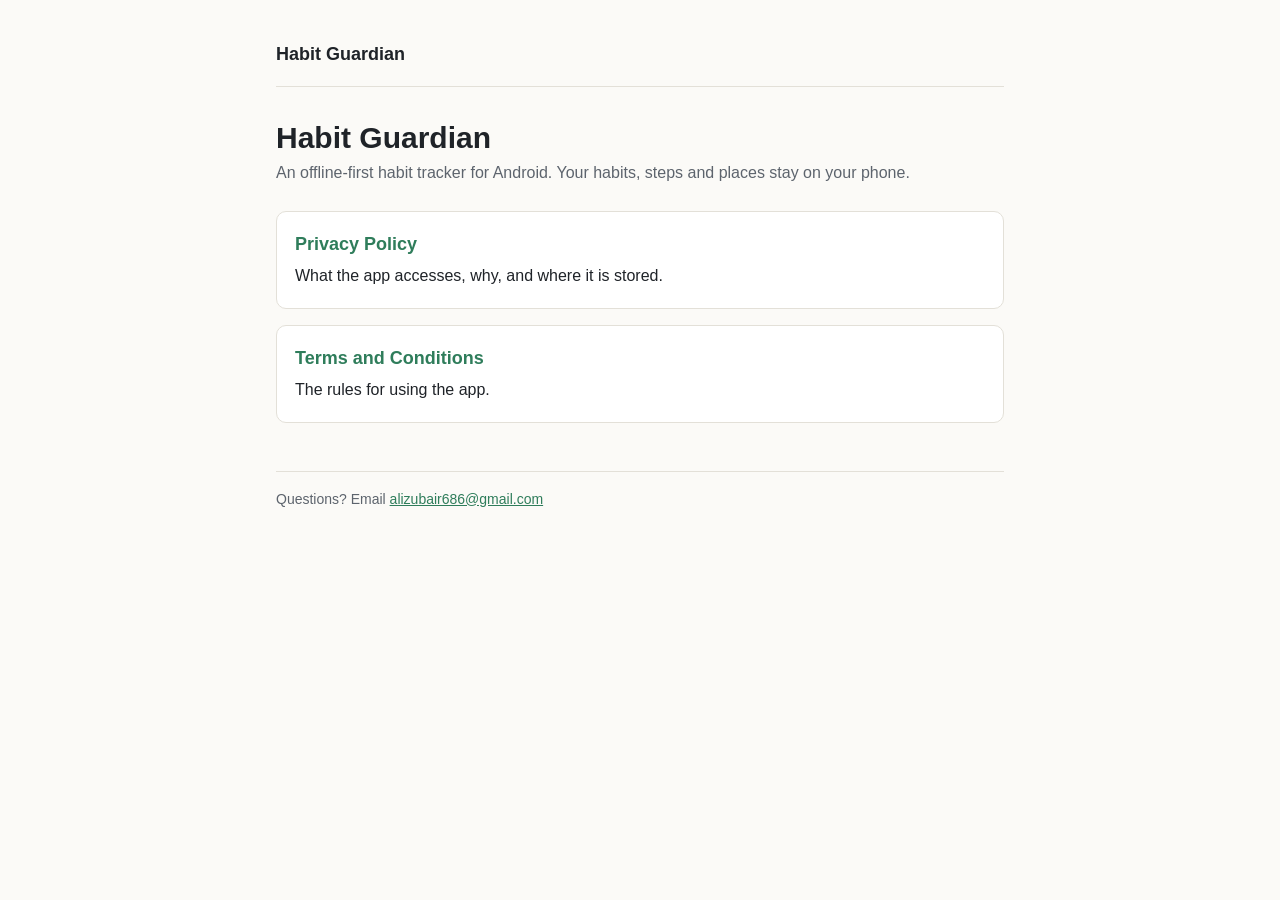
<file: index.html>
<!doctype html>
<html lang="en">
<head>
  <meta charset="utf-8">
  <meta name="viewport" content="width=device-width, initial-scale=1">
  <title>Habit Guardian</title>
  <meta name="description" content="Habit Guardian, an offline-first habit tracker for Android. Privacy policy and terms.">
  <link rel="stylesheet" href="style.css">
</head>
<body>
<main>
  <header class="site">
    <a class="brand" href="./">Habit Guardian</a>
  </header>

  <h1>Habit Guardian</h1>
  <p class="meta">An offline-first habit tracker for Android. Your habits, steps and places stay on your phone.</p>

  <div class="cards">
    <a href="privacy-policy.html"><strong>Privacy Policy</strong>What the app accesses, why, and where it is stored.</a>
    <a href="terms.html"><strong>Terms and Conditions</strong>The rules for using the app.</a>
  </div>

  <footer>Questions? Email <a href="mailto:alizubair686@gmail.com">alizubair686@gmail.com</a></footer>
</main>
</body>
</html>
</file>
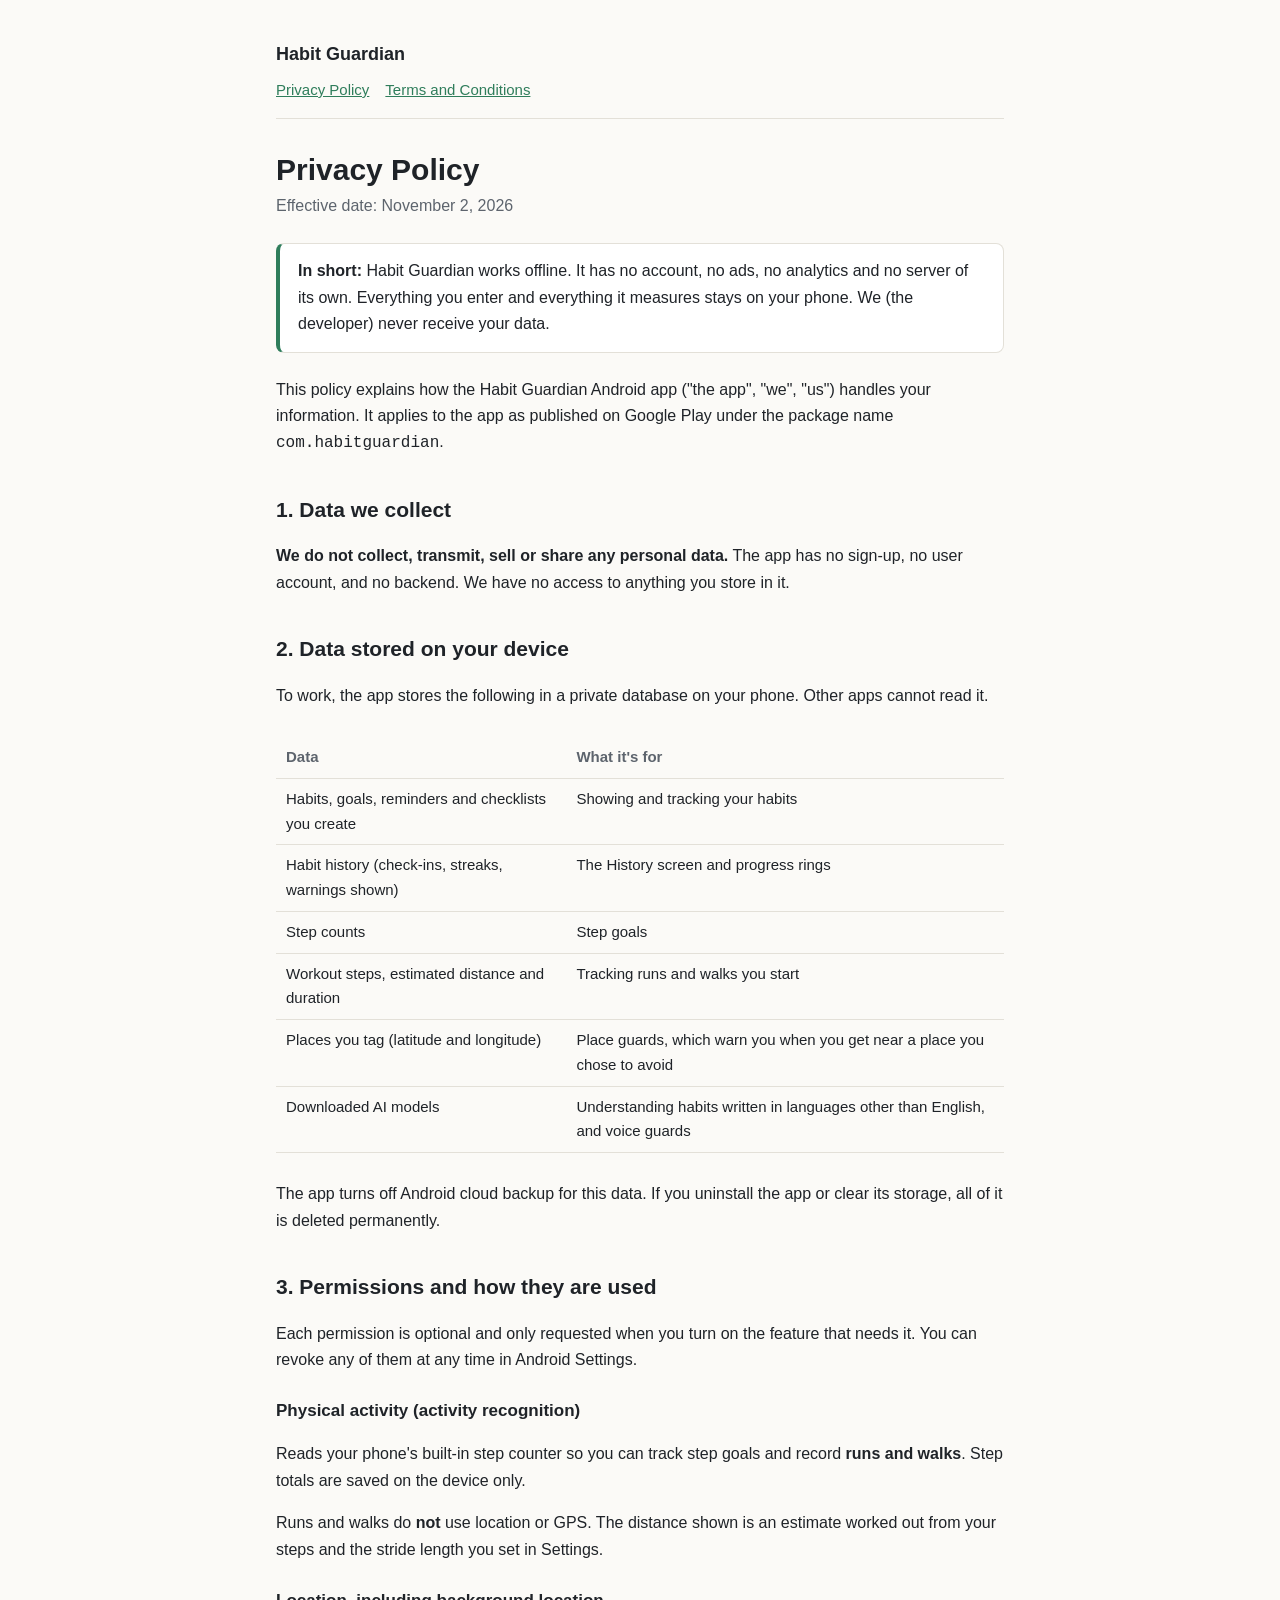
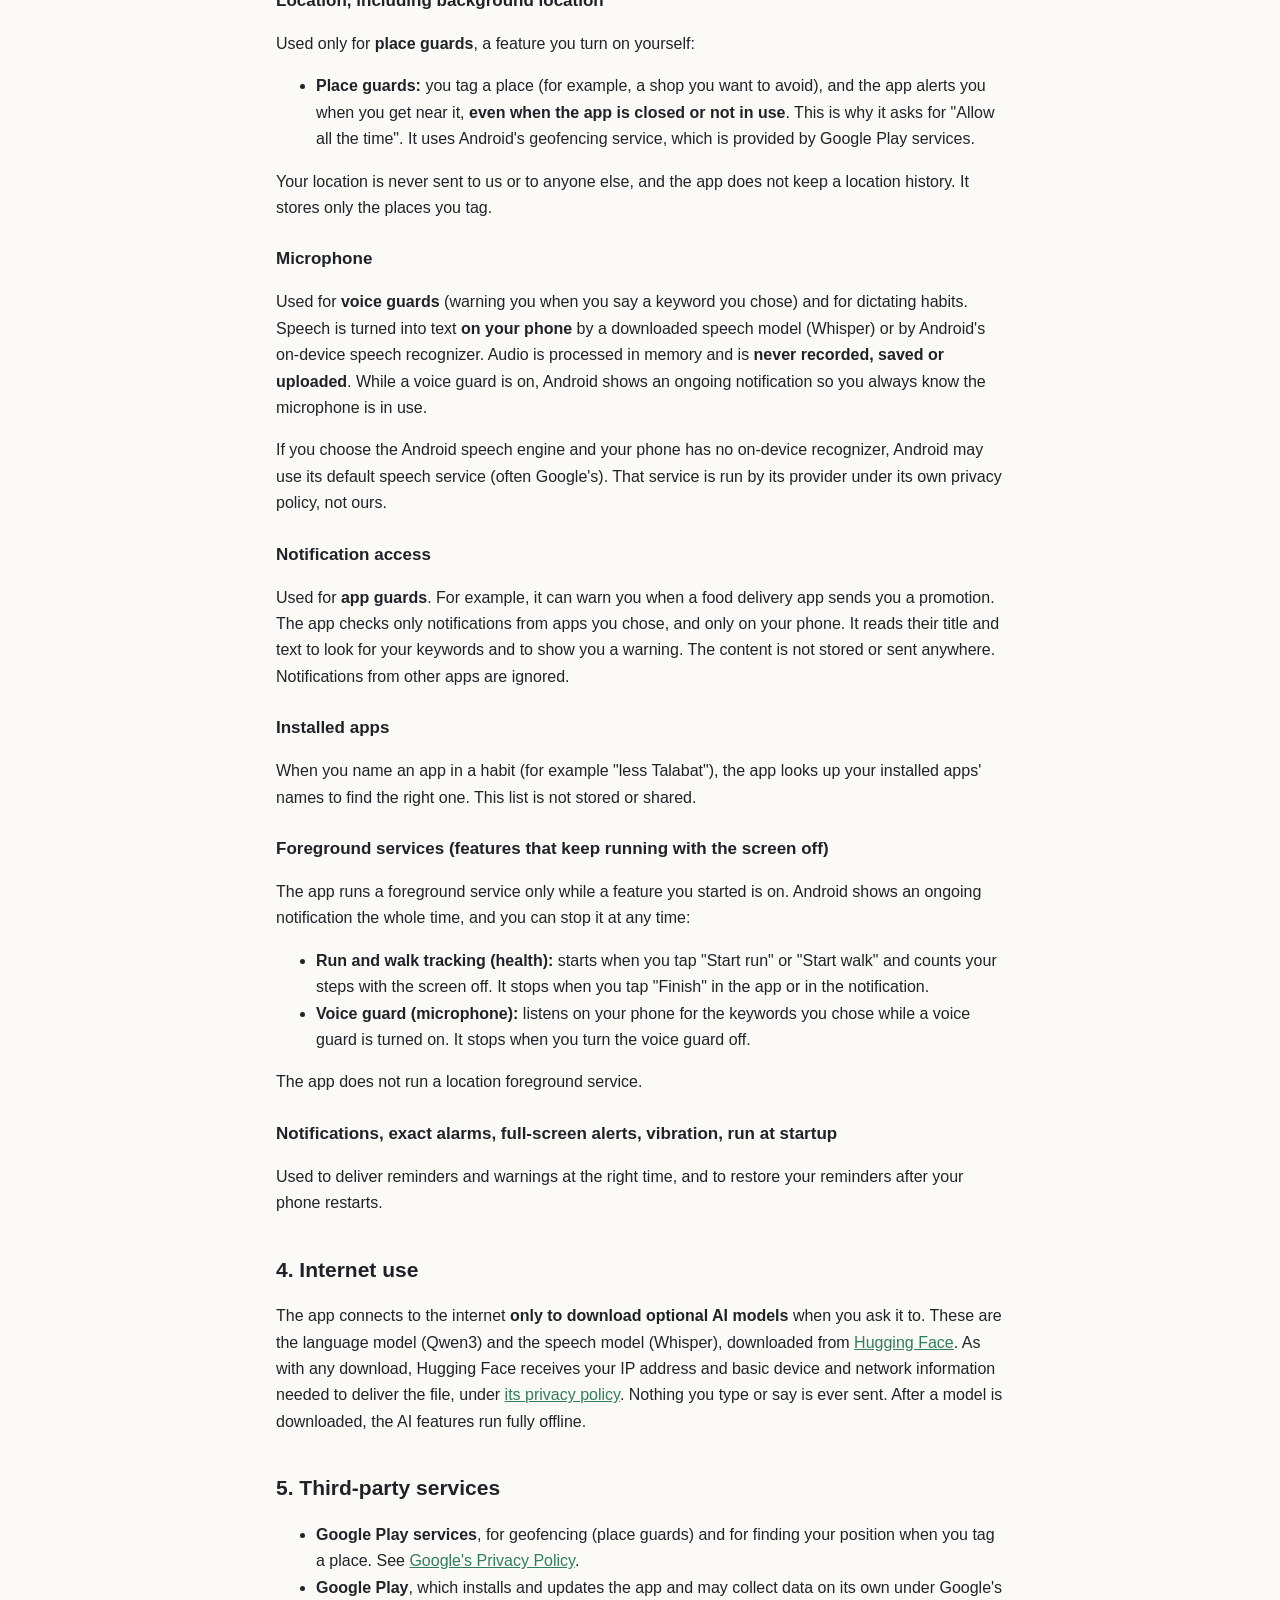
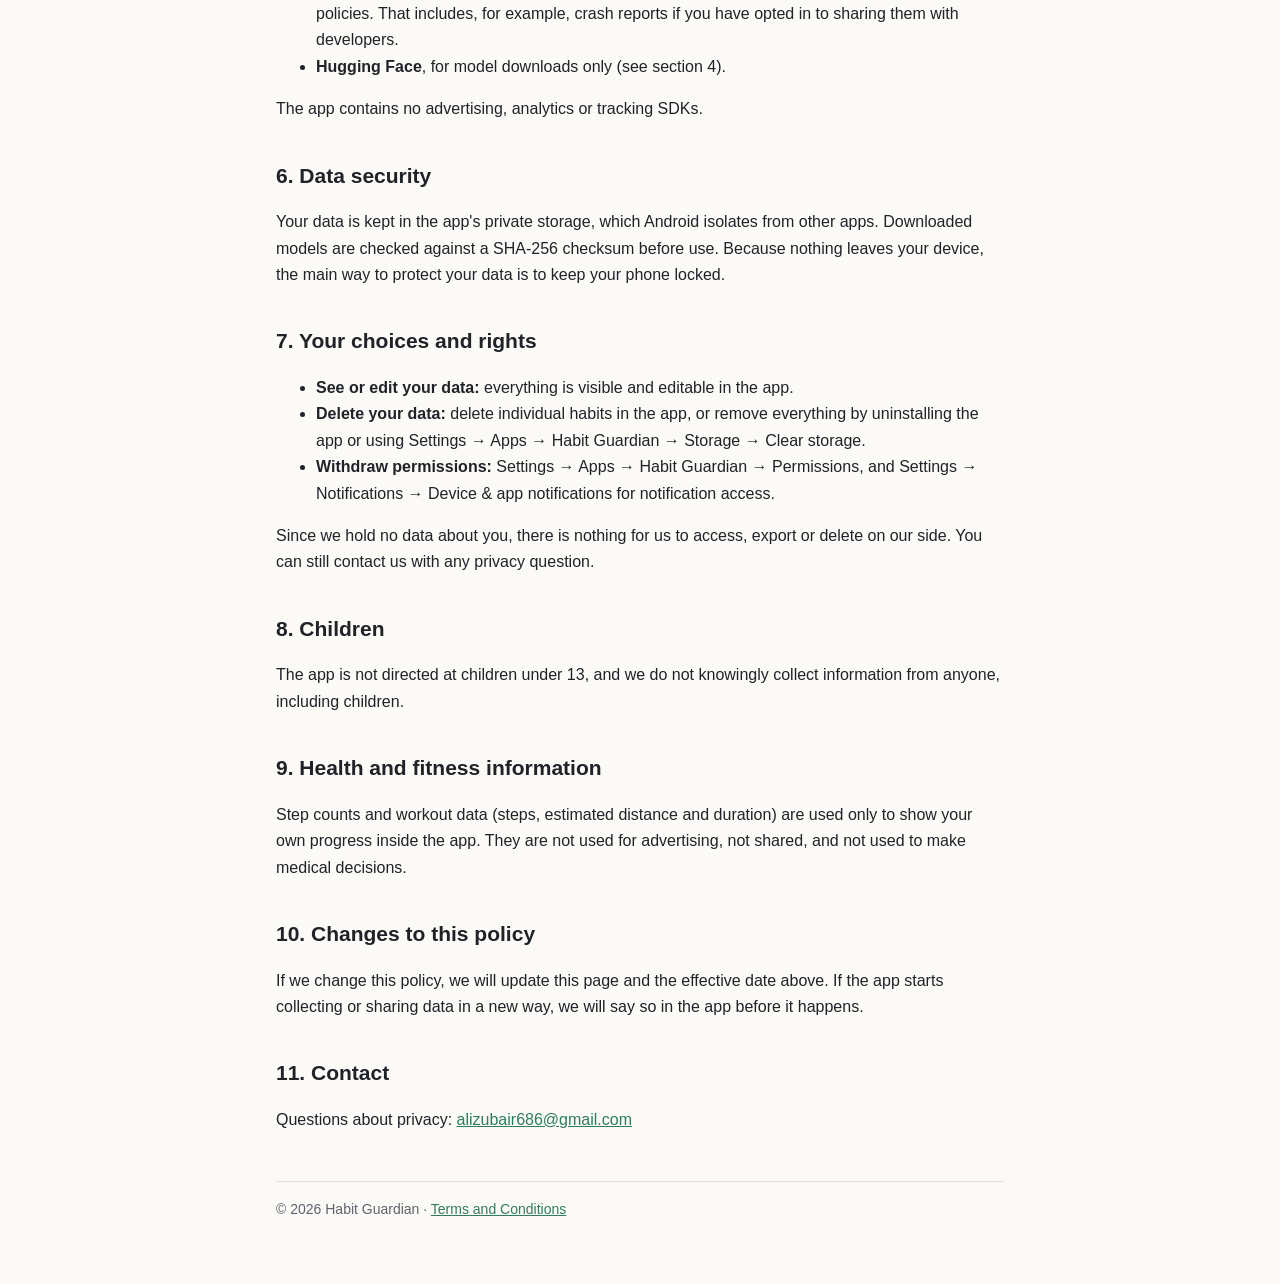
<file: privacy-policy.html>
<!doctype html>
<html lang="en">
<head>
  <meta charset="utf-8">
  <meta name="viewport" content="width=device-width, initial-scale=1">
  <title>Privacy Policy · Habit Guardian</title>
  <meta name="description" content="Privacy policy for the Habit Guardian Android app.">
  <link rel="stylesheet" href="style.css">
</head>
<body>
<main>
  <header class="site">
    <a class="brand" href="./">Habit Guardian</a>
    <nav><a href="privacy-policy.html">Privacy Policy</a><a href="terms.html">Terms and Conditions</a></nav>
  </header>

  <h1>Privacy Policy</h1>
  <p class="meta">Effective date: November 2, 2026</p>

  <div class="summary">
    <strong>In short:</strong> Habit Guardian works offline. It has no account, no ads, no analytics and no server of its own.
    Everything you enter and everything it measures stays on your phone. We (the developer) never receive your data.
  </div>

  <p>This policy explains how the Habit Guardian Android app ("the app", "we", "us") handles your information. It applies to the app as published on Google Play under the package name <code>com.habitguardian</code>.</p>

  <h2>1. Data we collect</h2>
  <p><strong>We do not collect, transmit, sell or share any personal data.</strong> The app has no sign-up, no user account, and no backend. We have no access to anything you store in it.</p>

  <h2>2. Data stored on your device</h2>
  <p>To work, the app stores the following in a private database on your phone. Other apps cannot read it.</p>
  <div class="table-wrap">
  <table>
    <tr><th>Data</th><th>What it's for</th></tr>
    <tr><td>Habits, goals, reminders and checklists you create</td><td>Showing and tracking your habits</td></tr>
    <tr><td>Habit history (check-ins, streaks, warnings shown)</td><td>The History screen and progress rings</td></tr>
    <tr><td>Step counts</td><td>Step goals</td></tr>
    <tr><td>Workout steps, estimated distance and duration</td><td>Tracking runs and walks you start</td></tr>
    <tr><td>Places you tag (latitude and longitude)</td><td>Place guards, which warn you when you get near a place you chose to avoid</td></tr>
    <tr><td>Downloaded AI models</td><td>Understanding habits written in languages other than English, and voice guards</td></tr>
  </table>
  </div>
  <p>The app turns off Android cloud backup for this data. If you uninstall the app or clear its storage, all of it is deleted permanently.</p>

  <h2>3. Permissions and how they are used</h2>
  <p>Each permission is optional and only requested when you turn on the feature that needs it. You can revoke any of them at any time in Android Settings.</p>

  <h3>Physical activity (activity recognition)</h3>
  <p>Reads your phone's built-in step counter so you can track step goals and record <strong>runs and walks</strong>. Step totals are saved on the device only.</p>
  <p>Runs and walks do <strong>not</strong> use location or GPS. The distance shown is an estimate worked out from your steps and the stride length you set in Settings.</p>

  <h3>Location, including background location</h3>
  <p>Used only for <strong>place guards</strong>, a feature you turn on yourself:</p>
  <ul>
    <li><strong>Place guards:</strong> you tag a place (for example, a shop you want to avoid), and the app alerts you when you get near it, <strong>even when the app is closed or not in use</strong>. This is why it asks for "Allow all the time". It uses Android's geofencing service, which is provided by Google Play services.</li>
  </ul>
  <p>Your location is never sent to us or to anyone else, and the app does not keep a location history. It stores only the places you tag.</p>

  <h3>Microphone</h3>
  <p>Used for <strong>voice guards</strong> (warning you when you say a keyword you chose) and for dictating habits. Speech is turned into text <strong>on your phone</strong> by a downloaded speech model (Whisper) or by Android's on-device speech recognizer. Audio is processed in memory and is <strong>never recorded, saved or uploaded</strong>. While a voice guard is on, Android shows an ongoing notification so you always know the microphone is in use.</p>
  <p>If you choose the Android speech engine and your phone has no on-device recognizer, Android may use its default speech service (often Google's). That service is run by its provider under its own privacy policy, not ours.</p>

  <h3>Notification access</h3>
  <p>Used for <strong>app guards</strong>. For example, it can warn you when a food delivery app sends you a promotion. The app checks only notifications from apps you chose, and only on your phone. It reads their title and text to look for your keywords and to show you a warning. The content is not stored or sent anywhere. Notifications from other apps are ignored.</p>

  <h3>Installed apps</h3>
  <p>When you name an app in a habit (for example "less Talabat"), the app looks up your installed apps' names to find the right one. This list is not stored or shared.</p>

  <h3>Foreground services (features that keep running with the screen off)</h3>
  <p>The app runs a foreground service only while a feature you started is on. Android shows an ongoing notification the whole time, and you can stop it at any time:</p>
  <ul>
    <li><strong>Run and walk tracking (health):</strong> starts when you tap "Start run" or "Start walk" and counts your steps with the screen off. It stops when you tap "Finish" in the app or in the notification.</li>
    <li><strong>Voice guard (microphone):</strong> listens on your phone for the keywords you chose while a voice guard is turned on. It stops when you turn the voice guard off.</li>
  </ul>
  <p>The app does not run a location foreground service.</p>

  <h3>Notifications, exact alarms, full-screen alerts, vibration, run at startup</h3>
  <p>Used to deliver reminders and warnings at the right time, and to restore your reminders after your phone restarts.</p>

  <h2>4. Internet use</h2>
  <p>The app connects to the internet <strong>only to download optional AI models</strong> when you ask it to. These are the language model (Qwen3) and the speech model (Whisper), downloaded from <a href="https://huggingface.co" rel="noopener">Hugging Face</a>. As with any download, Hugging Face receives your IP address and basic device and network information needed to deliver the file, under <a href="https://huggingface.co/privacy" rel="noopener">its privacy policy</a>. Nothing you type or say is ever sent. After a model is downloaded, the AI features run fully offline.</p>

  <h2>5. Third-party services</h2>
  <ul>
    <li><strong>Google Play services</strong>, for geofencing (place guards) and for finding your position when you tag a place. See <a href="https://policies.google.com/privacy" rel="noopener">Google's Privacy Policy</a>.</li>
    <li><strong>Google Play</strong>, which installs and updates the app and may collect data on its own under Google's policies. That includes, for example, crash reports if you have opted in to sharing them with developers.</li>
    <li><strong>Hugging Face</strong>, for model downloads only (see section 4).</li>
  </ul>
  <p>The app contains no advertising, analytics or tracking SDKs.</p>

  <h2>6. Data security</h2>
  <p>Your data is kept in the app's private storage, which Android isolates from other apps. Downloaded models are checked against a SHA-256 checksum before use. Because nothing leaves your device, the main way to protect your data is to keep your phone locked.</p>

  <h2>7. Your choices and rights</h2>
  <ul>
    <li><strong>See or edit your data:</strong> everything is visible and editable in the app.</li>
    <li><strong>Delete your data:</strong> delete individual habits in the app, or remove everything by uninstalling the app or using Settings → Apps → Habit Guardian → Storage → Clear storage.</li>
    <li><strong>Withdraw permissions:</strong> Settings → Apps → Habit Guardian → Permissions, and Settings → Notifications → Device &amp; app notifications for notification access.</li>
  </ul>
  <p>Since we hold no data about you, there is nothing for us to access, export or delete on our side. You can still contact us with any privacy question.</p>

  <h2>8. Children</h2>
  <p>The app is not directed at children under 13, and we do not knowingly collect information from anyone, including children.</p>

  <h2>9. Health and fitness information</h2>
  <p>Step counts and workout data (steps, estimated distance and duration) are used only to show your own progress inside the app. They are not used for advertising, not shared, and not used to make medical decisions.</p>

  <h2>10. Changes to this policy</h2>
  <p>If we change this policy, we will update this page and the effective date above. If the app starts collecting or sharing data in a new way, we will say so in the app before it happens.</p>

  <h2>11. Contact</h2>
  <p>Questions about privacy: <a href="mailto:alizubair686@gmail.com">alizubair686@gmail.com</a></p>

  <footer>© 2026 Habit Guardian · <a href="terms.html">Terms and Conditions</a></footer>
</main>
</body>
</html>
</file>
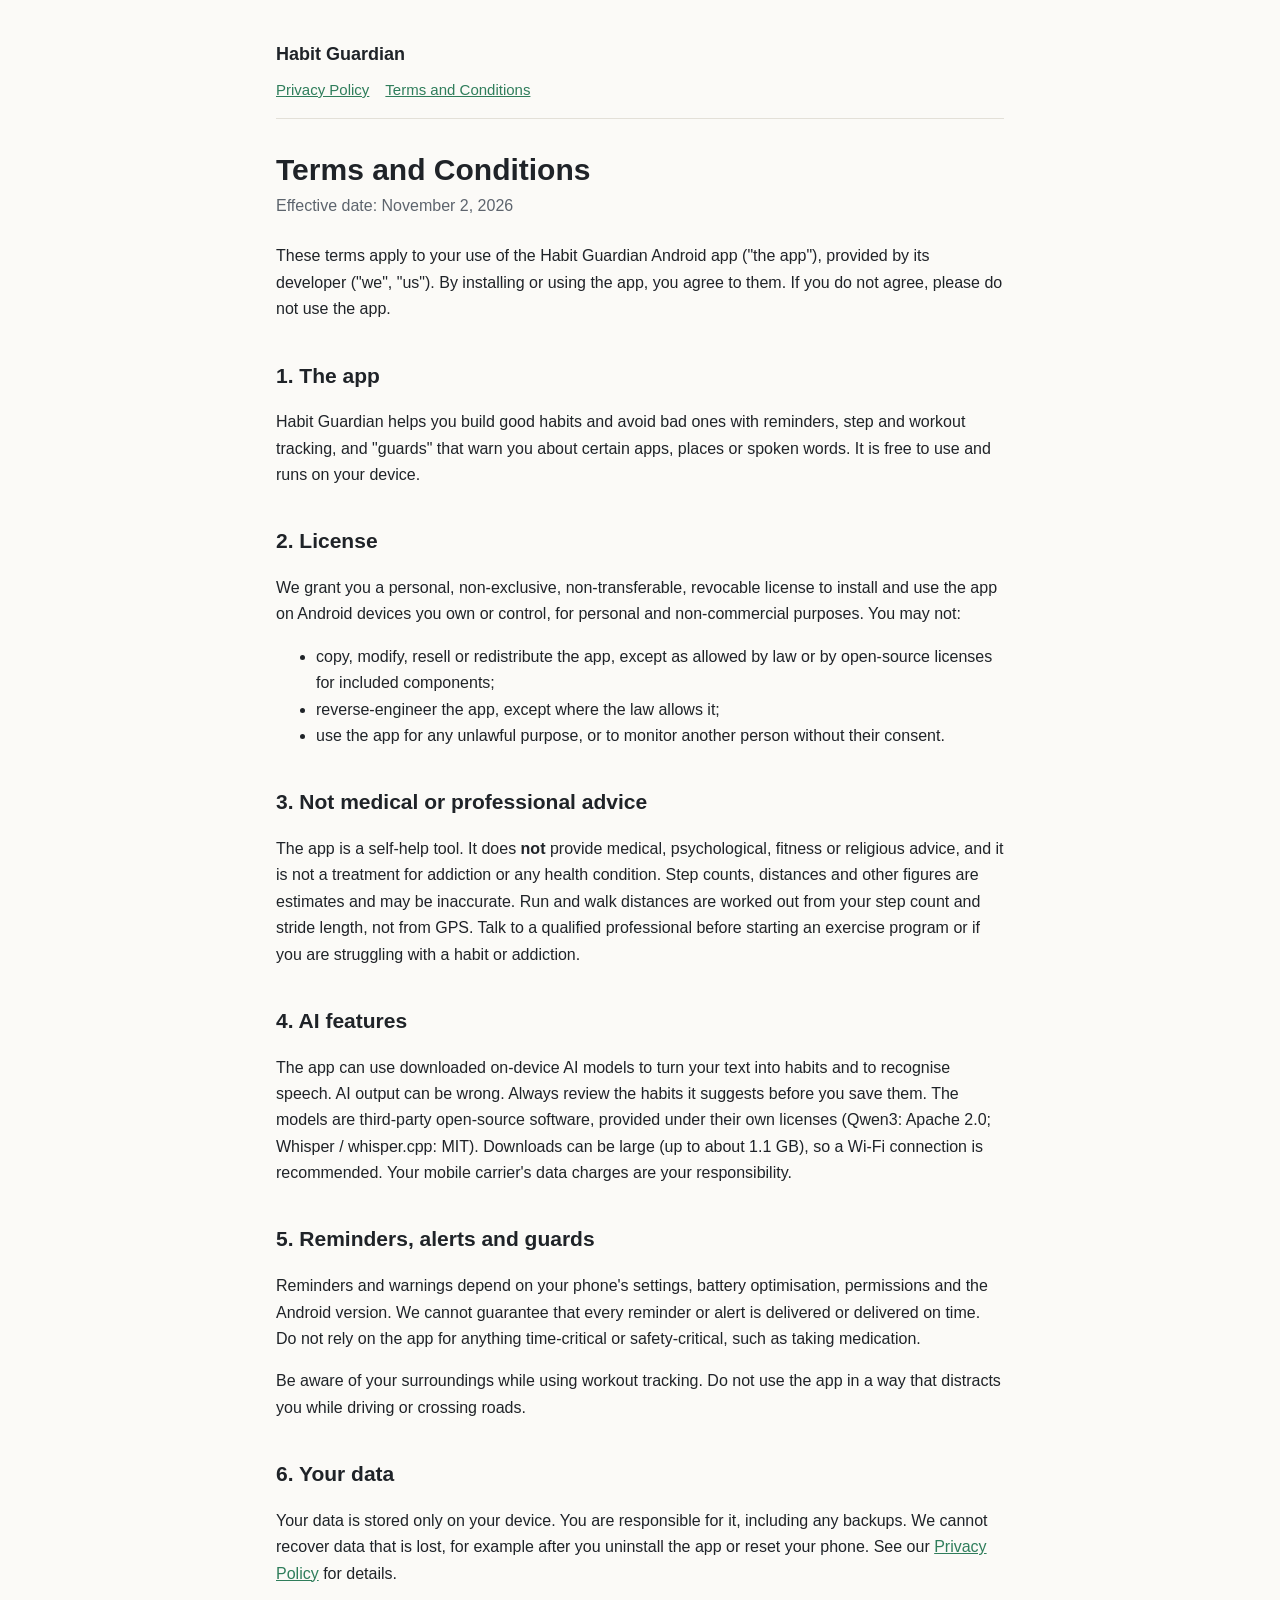
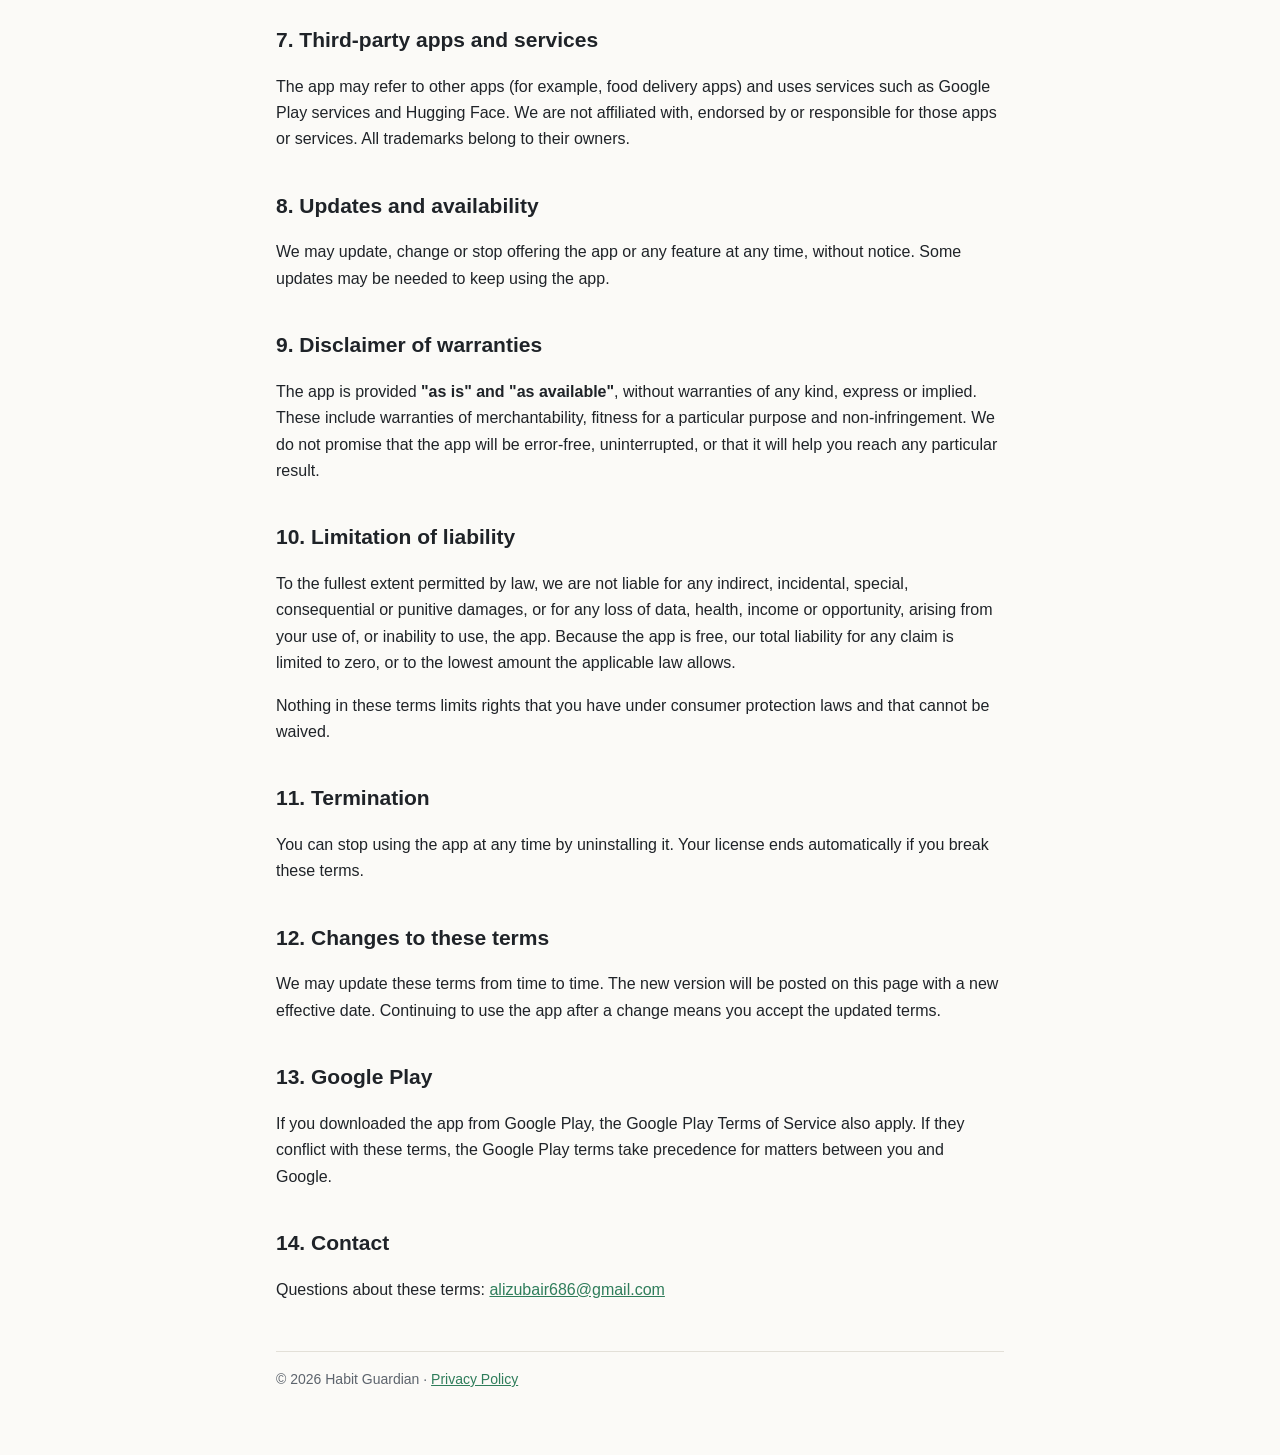
<file: terms.html>
<!doctype html>
<html lang="en">
<head>
  <meta charset="utf-8">
  <meta name="viewport" content="width=device-width, initial-scale=1">
  <title>Terms and Conditions · Habit Guardian</title>
  <meta name="description" content="Terms and conditions for the Habit Guardian Android app.">
  <link rel="stylesheet" href="style.css">
</head>
<body>
<main>
  <header class="site">
    <a class="brand" href="./">Habit Guardian</a>
    <nav><a href="privacy-policy.html">Privacy Policy</a><a href="terms.html">Terms and Conditions</a></nav>
  </header>

  <h1>Terms and Conditions</h1>
  <p class="meta">Effective date: November 2, 2026</p>

  <p>These terms apply to your use of the Habit Guardian Android app ("the app"), provided by its developer ("we", "us"). By installing or using the app, you agree to them. If you do not agree, please do not use the app.</p>

  <h2>1. The app</h2>
  <p>Habit Guardian helps you build good habits and avoid bad ones with reminders, step and workout tracking, and "guards" that warn you about certain apps, places or spoken words. It is free to use and runs on your device.</p>

  <h2>2. License</h2>
  <p>We grant you a personal, non-exclusive, non-transferable, revocable license to install and use the app on Android devices you own or control, for personal and non-commercial purposes. You may not:</p>
  <ul>
    <li>copy, modify, resell or redistribute the app, except as allowed by law or by open-source licenses for included components;</li>
    <li>reverse-engineer the app, except where the law allows it;</li>
    <li>use the app for any unlawful purpose, or to monitor another person without their consent.</li>
  </ul>

  <h2>3. Not medical or professional advice</h2>
  <p>The app is a self-help tool. It does <strong>not</strong> provide medical, psychological, fitness or religious advice, and it is not a treatment for addiction or any health condition. Step counts, distances and other figures are estimates and may be inaccurate. Run and walk distances are worked out from your step count and stride length, not from GPS. Talk to a qualified professional before starting an exercise program or if you are struggling with a habit or addiction.</p>

  <h2>4. AI features</h2>
  <p>The app can use downloaded on-device AI models to turn your text into habits and to recognise speech. AI output can be wrong. Always review the habits it suggests before you save them. The models are third-party open-source software, provided under their own licenses (Qwen3: Apache 2.0; Whisper / whisper.cpp: MIT). Downloads can be large (up to about 1.1 GB), so a Wi-Fi connection is recommended. Your mobile carrier's data charges are your responsibility.</p>

  <h2>5. Reminders, alerts and guards</h2>
  <p>Reminders and warnings depend on your phone's settings, battery optimisation, permissions and the Android version. We cannot guarantee that every reminder or alert is delivered or delivered on time. Do not rely on the app for anything time-critical or safety-critical, such as taking medication.</p>
  <p>Be aware of your surroundings while using workout tracking. Do not use the app in a way that distracts you while driving or crossing roads.</p>

  <h2>6. Your data</h2>
  <p>Your data is stored only on your device. You are responsible for it, including any backups. We cannot recover data that is lost, for example after you uninstall the app or reset your phone. See our <a href="privacy-policy.html">Privacy Policy</a> for details.</p>

  <h2>7. Third-party apps and services</h2>
  <p>The app may refer to other apps (for example, food delivery apps) and uses services such as Google Play services and Hugging Face. We are not affiliated with, endorsed by or responsible for those apps or services. All trademarks belong to their owners.</p>

  <h2>8. Updates and availability</h2>
  <p>We may update, change or stop offering the app or any feature at any time, without notice. Some updates may be needed to keep using the app.</p>

  <h2>9. Disclaimer of warranties</h2>
  <p>The app is provided <strong>"as is" and "as available"</strong>, without warranties of any kind, express or implied. These include warranties of merchantability, fitness for a particular purpose and non-infringement. We do not promise that the app will be error-free, uninterrupted, or that it will help you reach any particular result.</p>

  <h2>10. Limitation of liability</h2>
  <p>To the fullest extent permitted by law, we are not liable for any indirect, incidental, special, consequential or punitive damages, or for any loss of data, health, income or opportunity, arising from your use of, or inability to use, the app. Because the app is free, our total liability for any claim is limited to zero, or to the lowest amount the applicable law allows.</p>
  <p>Nothing in these terms limits rights that you have under consumer protection laws and that cannot be waived.</p>

  <h2>11. Termination</h2>
  <p>You can stop using the app at any time by uninstalling it. Your license ends automatically if you break these terms.</p>

  <h2>12. Changes to these terms</h2>
  <p>We may update these terms from time to time. The new version will be posted on this page with a new effective date. Continuing to use the app after a change means you accept the updated terms.</p>

  <h2>13. Google Play</h2>
  <p>If you downloaded the app from Google Play, the Google Play Terms of Service also apply. If they conflict with these terms, the Google Play terms take precedence for matters between you and Google.</p>

  <h2>14. Contact</h2>
  <p>Questions about these terms: <a href="mailto:alizubair686@gmail.com">alizubair686@gmail.com</a></p>

  <footer>© 2026 Habit Guardian · <a href="privacy-policy.html">Privacy Policy</a></footer>
</main>
</body>
</html>
</file>
<file: style.css>
:root {
  --bg: #fbfaf7;
  --text: #1f2328;
  --muted: #5d646d;
  --accent: #2f7d5b;
  --border: #e3e0d8;
  --card: #ffffff;
}
@media (prefers-color-scheme: dark) {
  :root {
    --bg: #14171a;
    --text: #e6e8ea;
    --muted: #9aa3ab;
    --accent: #6cc59a;
    --border: #2b3036;
    --card: #1b1f23;
  }
}
* { box-sizing: border-box; }
body {
  margin: 0;
  background: var(--bg);
  color: var(--text);
  font: 16px/1.65 -apple-system, BlinkMacSystemFont, "Segoe UI", Roboto, Helvetica, Arial, sans-serif;
}
main { max-width: 760px; margin: 0 auto; padding: 40px 16px 64px; }
header.site { border-bottom: 1px solid var(--border); padding-bottom: 16px; margin-bottom: 32px; }
header.site a.brand { color: var(--text); font-weight: 700; text-decoration: none; font-size: 18px; }
nav { margin-top: 8px; display: flex; gap: 16px; flex-wrap: wrap; font-size: 15px; }
a { color: var(--accent); }
h1 { font-size: 30px; line-height: 1.25; margin: 0 0 4px; }
h2 { font-size: 21px; margin: 36px 0 8px; }
h3 { font-size: 17px; margin: 24px 0 4px; }
.meta { color: var(--muted); margin: 0 0 24px; }
.summary {
  background: var(--card);
  border: 1px solid var(--border);
  border-left: 4px solid var(--accent);
  border-radius: 8px;
  padding: 14px 18px;
  margin: 24px 0;
}
table { width: 100%; border-collapse: collapse; margin: 12px 0; font-size: 15px; }
th, td { text-align: left; vertical-align: top; padding: 8px 10px; border-bottom: 1px solid var(--border); }
th { color: var(--muted); font-weight: 600; }
.table-wrap { overflow-x: auto; }
footer { margin-top: 48px; padding-top: 16px; border-top: 1px solid var(--border); color: var(--muted); font-size: 14px; }
.cards { display: grid; gap: 16px; margin-top: 24px; }
.cards a {
  display: block; padding: 18px; border: 1px solid var(--border); border-radius: 10px;
  background: var(--card); color: var(--text); text-decoration: none;
}
.cards a strong { color: var(--accent); display: block; font-size: 18px; margin-bottom: 4px; }
</file>
